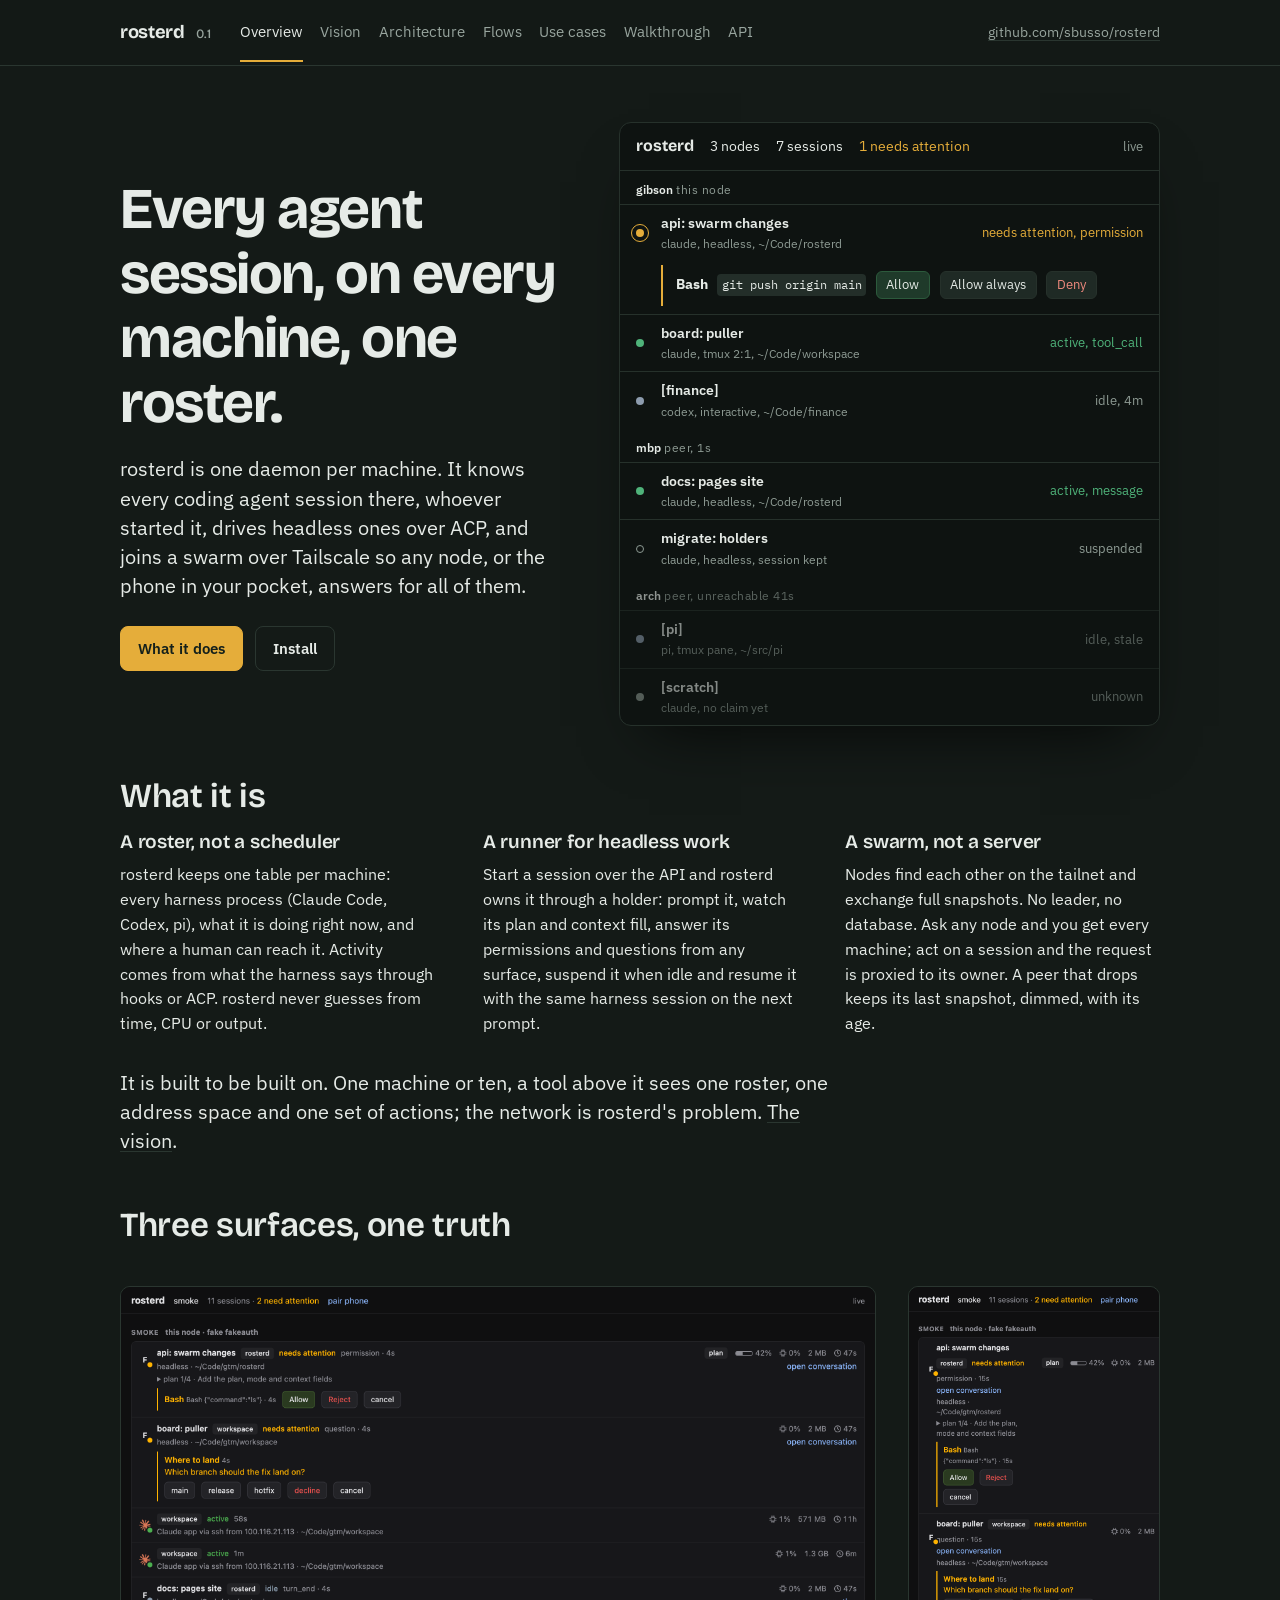
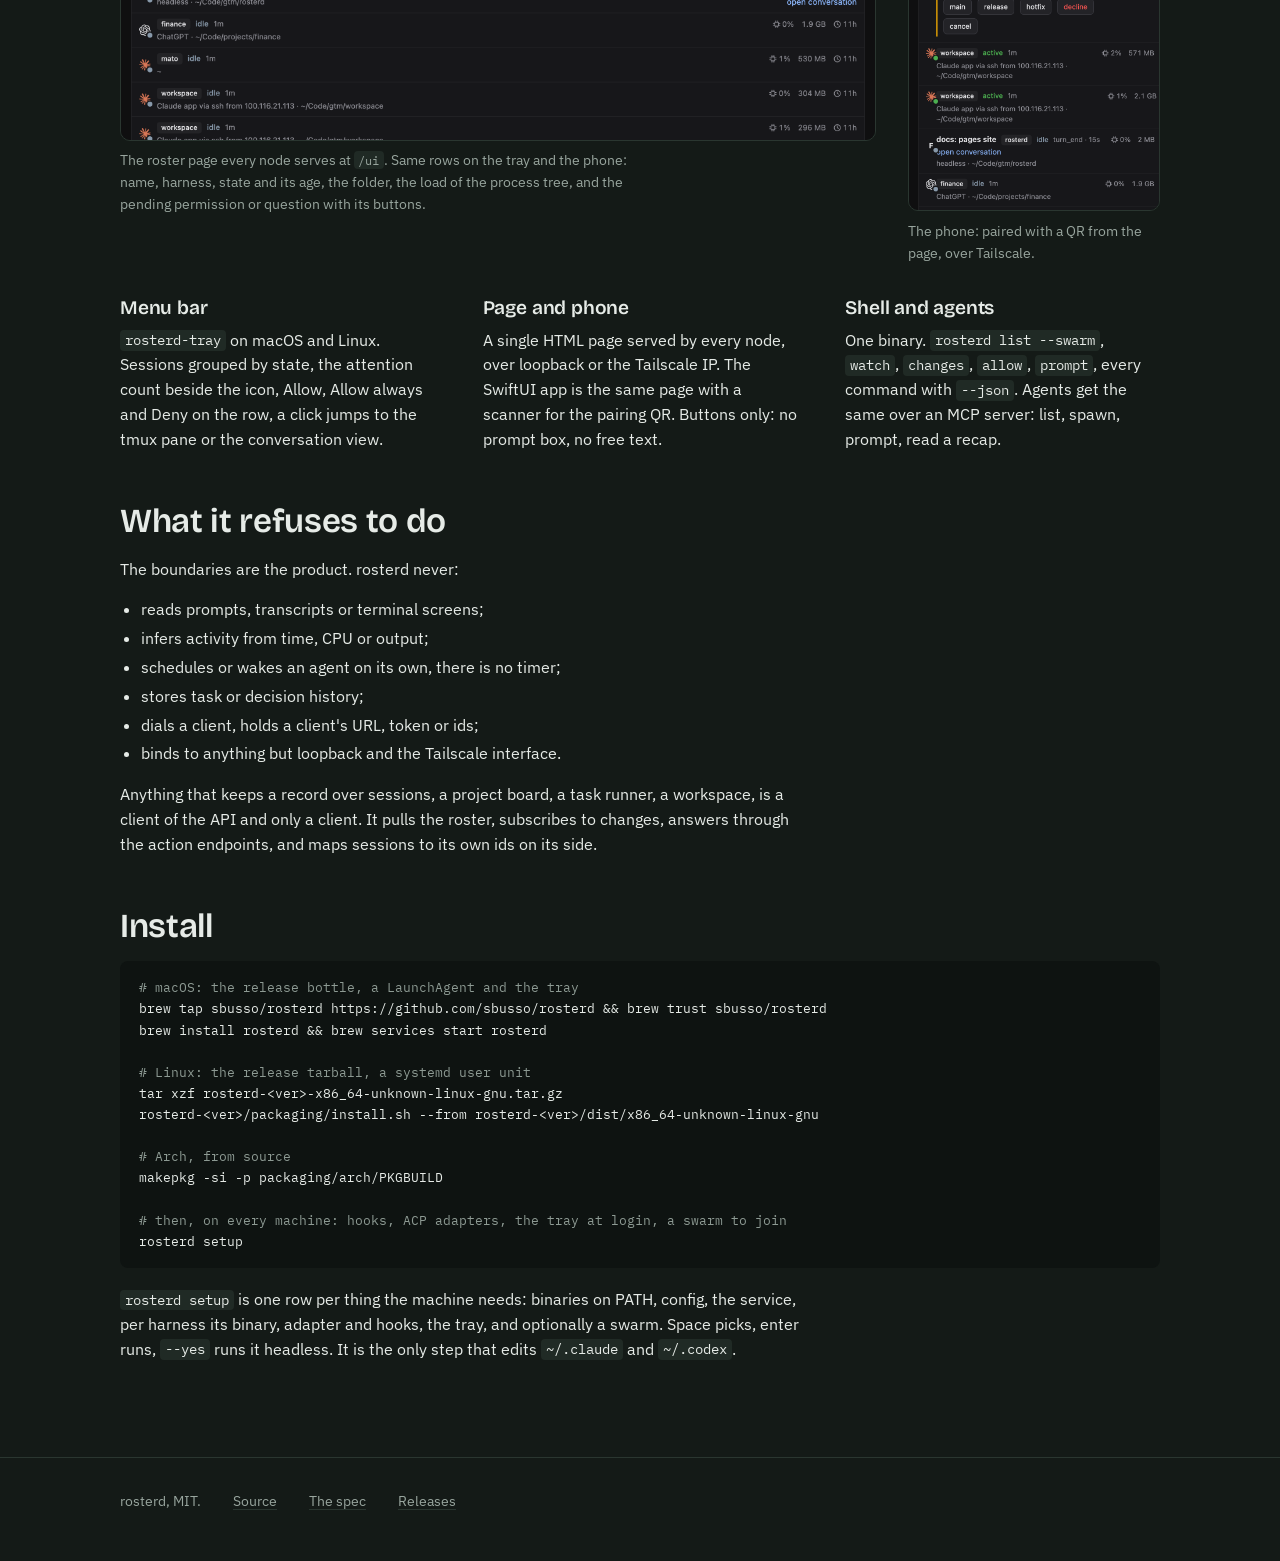
<file: docs/index.html>
<!doctype html>
<html lang="en">
<head>
<meta charset="utf-8">
<meta name="viewport" content="width=device-width, initial-scale=1">
<title>rosterd</title>
<meta name="description" content="One daemon per machine that knows every coding agent session, drives headless ones over ACP, and joins a swarm over Tailscale.">
<link rel="preconnect" href="https://fonts.googleapis.com">
<link rel="preconnect" href="https://fonts.gstatic.com" crossorigin>
<link href="https://fonts.googleapis.com/css2?family=Bricolage+Grotesque:opsz,wght@12..96,500;12..96,600;12..96,700&family=IBM+Plex+Mono:wght@400;500&family=IBM+Plex+Sans:ital,wght@0,400;0,500;0,600;1,400&display=swap" rel="stylesheet">
<link rel="stylesheet" href="site.css">
<link rel="icon" href="data:image/svg+xml,%3Csvg xmlns='http://www.w3.org/2000/svg' viewBox='0 0 32 32'%3E%3Ccircle cx='16' cy='16' r='14' fill='%2317201c'/%3E%3Ccircle cx='16' cy='16' r='6' fill='%23d99a1e'/%3E%3C/svg%3E">
</head>
<body>

<nav class="top"><div class="wrap">
  <a class="brand" href="#/">rosterd <small>0.1</small></a>
  <ul>
    <li><a class="pg" href="#/">Overview</a></li>
    <li><a class="pg" href="#/vision">Vision</a></li>
    <li><a class="pg" href="#/architecture">Architecture</a></li>
    <li><a class="pg" href="#/flows">Flows</a></li>
    <li><a class="pg" href="#/uses">Use cases</a></li>
    <li><a class="pg" href="#/walkthrough">Walkthrough</a></li>
    <li><a class="pg" href="#/api">API</a></li>
  </ul>
  <a class="gh" href="https://github.com/sbusso/rosterd">github.com/sbusso/rosterd</a>
</div></nav>

<main class="wrap">

<!-- ============================================================ overview -->
<section class="page" id="p-home">
  <div class="hero">
    <div>
      <h1>Every agent session, on every machine, one roster.</h1>
      <p class="lede">rosterd is one daemon per machine. It knows every coding agent session there, whoever started it, drives headless ones over ACP, and joins a swarm over Tailscale so any node, or the phone in your pocket, answers for all of them.</p>
      <div class="actions">
        <a class="btn" href="#/walkthrough">What it does</a>
        <a class="btn ghost" href="#install">Install</a>
      </div>
    </div>
    <div class="board" aria-label="A swarm roster: three machines, seven sessions, one waiting on a human">
      <div class="bar"><b>rosterd</b> <span>3 nodes</span> <span>7 sessions</span> <span class="att">1 needs attention</span> <span class="live">live</span></div>
      <div class="node"><b>gibson</b> this node</div>
      <div class="row"><span class="dot att pulse"></span><span><span class="name">api: swarm changes</span><span class="meta">claude, headless, ~/Code/rosterd</span></span><span class="st att">needs attention, permission</span>
        <div class="ask"><b>Bash</b> <code>git push origin main</code> <span class="b ok">Allow</span> <span class="b">Allow always</span> <span class="b no">Deny</span></div></div>
      <div class="row"><span class="dot active"></span><span><span class="name">board: puller</span><span class="meta">claude, tmux 2:1, ~/Code/workspace</span></span><span class="st active">active, tool_call</span></div>
      <div class="row"><span class="dot"></span><span><span class="name">[finance]</span><span class="meta">codex, interactive, ~/Code/finance</span></span><span class="st">idle, 4m</span></div>
      <div class="node"><b>mbp</b> peer, 1s</div>
      <div class="row"><span class="dot active"></span><span><span class="name">docs: pages site</span><span class="meta">claude, headless, ~/Code/rosterd</span></span><span class="st active">active, message</span></div>
      <div class="row"><span class="dot suspended"></span><span><span class="name">migrate: holders</span><span class="meta">claude, headless, session kept</span></span><span class="st">suspended</span></div>
      <div class="node dim"><b>arch</b> peer, unreachable 41s</div>
      <div class="row dimrow"><span class="dot"></span><span><span class="name">[pi]</span><span class="meta">pi, tmux pane, ~/src/pi</span></span><span class="st">idle, stale</span></div>
      <div class="row dimrow"><span class="dot unknown"></span><span><span class="name">[scratch]</span><span class="meta">claude, no claim yet</span></span><span class="st">unknown</span></div>
    </div>
  </div>

  <h2>What it is</h2>
  <div class="cols">
    <div>
      <h3>A roster, not a scheduler</h3>
      <p>rosterd keeps one table per machine: every harness process (Claude Code, Codex, pi), what it is doing right now, and where a human can reach it. Activity comes from what the harness says through hooks or ACP. rosterd never guesses from time, CPU or output.</p>
    </div>
    <div>
      <h3>A runner for headless work</h3>
      <p>Start a session over the API and rosterd owns it through a holder: prompt it, watch its plan and context fill, answer its permissions and questions from any surface, suspend it when idle and resume it with the same harness session on the next prompt.</p>
    </div>
    <div>
      <h3>A swarm, not a server</h3>
      <p>Nodes find each other on the tailnet and exchange full snapshots. No leader, no database. Ask any node and you get every machine; act on a session and the request is proxied to its owner. A peer that drops keeps its last snapshot, dimmed, with its age.</p>
    </div>
  </div>

  <p class="lede" style="margin-top:2rem">It is built to be built on. One machine or ten, a tool above it sees one roster, one address space and one set of actions; the network is rosterd's problem. <a href="#/vision">The vision</a>.</p>

  <h2>Three surfaces, one truth</h2>
  <div class="shots">
    <figure>
      <img src="img/roster.png" alt="The roster page: two headless sessions waiting on a human, one with a Bash permission and Allow, Reject buttons, one with a form question and its three choices, then interactive Claude and Codex sessions with their CPU, memory and uptime" width="1200" height="720">
      <figcaption>The roster page every node serves at <code>/ui</code>. Same rows on the tray and the phone: name, harness, state and its age, the folder, the load of the process tree, and the pending permission or question with its buttons.</figcaption>
    </figure>
    <figure class="phone">
      <img src="img/phone.png" alt="The same roster on a phone width, with the permission and question buttons stacked" width="430" height="900">
      <figcaption>The phone: paired with a QR from the page, over Tailscale.</figcaption>
    </figure>
  </div>
  <div class="cols">
    <div><h3>Menu bar</h3><p><code>rosterd-tray</code> on macOS and Linux. Sessions grouped by state, the attention count beside the icon, Allow, Allow always and Deny on the row, a click jumps to the tmux pane or the conversation view.</p></div>
    <div><h3>Page and phone</h3><p>A single HTML page served by every node, over loopback or the Tailscale IP. The SwiftUI app is the same page with a scanner for the pairing QR. Buttons only: no prompt box, no free text.</p></div>
    <div><h3>Shell and agents</h3><p>One binary. <code>rosterd list --swarm</code>, <code>watch</code>, <code>changes</code>, <code>allow</code>, <code>prompt</code>, every command with <code>--json</code>. Agents get the same over an MCP server: list, spawn, prompt, read a recap.</p></div>
  </div>

  <h2>What it refuses to do</h2>
  <p>The boundaries are the product. rosterd never:</p>
  <ul>
    <li>reads prompts, transcripts or terminal screens;</li>
    <li>infers activity from time, CPU or output;</li>
    <li>schedules or wakes an agent on its own, there is no timer;</li>
    <li>stores task or decision history;</li>
    <li>dials a client, holds a client's URL, token or ids;</li>
    <li>binds to anything but loopback and the Tailscale interface.</li>
  </ul>
  <p>Anything that keeps a record over sessions, a project board, a task runner, a workspace, is a client of the API and only a client. It pulls the roster, subscribes to changes, answers through the action endpoints, and maps sessions to its own ids on its side.</p>

  <h2 id="install">Install</h2>
<pre><code><span class="c"># macOS: the release bottle, a LaunchAgent and the tray</span>
brew tap sbusso/rosterd https://github.com/sbusso/rosterd && brew trust sbusso/rosterd
brew install rosterd && brew services start rosterd

<span class="c"># Linux: the release tarball, a systemd user unit</span>
tar xzf rosterd-&lt;ver&gt;-x86_64-unknown-linux-gnu.tar.gz
rosterd-&lt;ver&gt;/packaging/install.sh --from rosterd-&lt;ver&gt;/dist/x86_64-unknown-linux-gnu

<span class="c"># Arch, from source</span>
makepkg -si -p packaging/arch/PKGBUILD

<span class="c"># then, on every machine: hooks, ACP adapters, the tray at login, a swarm to join</span>
rosterd setup</code></pre>
  <p><code>rosterd setup</code> is one row per thing the machine needs: binaries on PATH, config, the service, per harness its binary, adapter and hooks, the tray, and optionally a swarm. Space picks, enter runs, <code>--yes</code> runs it headless. It is the only step that edits <code>~/.claude</code> and <code>~/.codex</code>.</p>
</section>

<!-- ============================================================ vision -->
<section class="page" id="p-vision">
  <h1>The brick and the connector.</h1>
  <p class="lede">rosterd is deliberately small: one daemon per machine that tells the truth about agent sessions, can drive them, and hides the network. Anything built on top sees one roster, one address space and one set of actions, whether there is one machine or ten.</p>

  <div class="dia"><svg viewBox="0 0 960 400" role="img" aria-label="Layers: tools you build, one contract, rosterd on every machine joined by the mesh, harnesses underneath">
    <defs><marker id="arv" viewBox="0 0 10 10" refX="9" refY="5" markerWidth="7" markerHeight="7" orient="auto-start-reverse"><path d="M0 0L10 5L0 10z" class="arrow"/></marker></defs>
    <text x="20" y="34" class="b">What you build</text>
    <g><rect x="20" y="46" width="170" height="40" rx="8" class="box"/><text x="32" y="71">a project board</text>
       <rect x="204" y="46" width="170" height="40" rx="8" class="box"/><text x="216" y="71">a task runner</text>
       <rect x="388" y="46" width="170" height="40" rx="8" class="box"/><text x="400" y="71">an approval workflow</text>
       <rect x="572" y="46" width="170" height="40" rx="8" class="box"/><text x="584" y="71">a coordinator agent</text>
       <rect x="756" y="46" width="184" height="40" rx="8" class="box"/><text x="768" y="71">a bot, a bar, a dashboard</text></g>
    <path d="M480 86V118" class="ln" marker-end="url(#arv)" marker-start="url(#arv)"/>
    <rect x="20" y="124" width="920" height="54" rx="8" class="box amber"/>
    <text x="32" y="146" class="b">One contract, any node</text>
    <text x="32" y="166" class="mono">GET /swarm/snapshot · GET /swarm/changes · GET /sessions/{key} · POST prompt, permission, answer, spawn, name · MCP</text>
    <path d="M480 178V210" class="ln" marker-end="url(#arv)" marker-start="url(#arv)"/>
    <g><rect x="20" y="216" width="288" height="96" rx="10" class="box dark"/><text x="36" y="240" class="b onDark">rosterd on gibson</text><text x="36" y="262" class="onDark dim">the brick: roster, runner, holders,</text><text x="36" y="278" class="onDark dim">scanner, intake, api</text><text x="36" y="298" class="onDark dim mono">the truth about this machine</text>
       <rect x="336" y="216" width="288" height="96" rx="10" class="box dark"/><text x="352" y="240" class="b onDark">rosterd on mbp</text><text x="352" y="262" class="onDark dim">same binary, same modules,</text><text x="352" y="278" class="onDark dim">its own key and roster</text><text x="352" y="298" class="onDark dim mono">the truth about this machine</text>
       <rect x="652" y="216" width="288" height="96" rx="10" class="box dark"/><text x="668" y="240" class="b onDark">rosterd on arch</text><text x="668" y="262" class="onDark dim">same binary, same modules,</text><text x="668" y="278" class="onDark dim">its own key and roster</text><text x="668" y="298" class="onDark dim mono">the truth about this machine</text></g>
    <rect x="20" y="322" width="920" height="30" rx="6" class="box green"/>
    <text x="32" y="342" class="b">the connector</text><text x="140" y="342" class="dim">discovery, membership, signed snapshots, proxied actions, peer loss: handled below this line, never seen above it</text>
    <text x="20" y="386" class="dim">underneath: Claude Code, Codex, pi, in a terminal or under a holder, on whichever machine they happen to run</text>
  </svg></div>

  <h2>Independent by design</h2>
  <p>Nothing points up. rosterd holds no URL, token or id of anything that uses it, never dials out, and keeps no history a client could depend on. A client is anything with an HTTP client and a bearer: it pulls a snapshot, follows the change stream, and answers through a handful of POSTs. Replacing a client costs rosterd nothing; replacing rosterd under a client costs the client nothing, because the record is versioned, additive, and unknown fields are ignored.</p>
  <p>That independence is the point, not a constraint. A daemon that reads no transcript can run on every machine, including the one with the client secrets. A daemon that schedules nothing lets the tool above own timing and policy. A daemon with no database has nothing to migrate, back up or reconcile. A daemon that never dials out needs no per-client configuration and cannot leak to the wrong place.</p>

  <h2>The mesh, abstracted</h2>
  <p>A tool never addresses a machine. It addresses a session, by key or by name, and asks any node. Which machine owns it, whether that machine is reachable, how the request gets there and how the answer comes back, is rosterd's business: discovery over the tailnet, membership by invite and gossip, one signed snapshot stream per peer, actions proxied to the owner with the sender's signature, a lost peer served dimmed from its last snapshot. From above, a swarm of ten looks exactly like one node with more rows.</p>
  <p>The same abstraction runs in the other direction. A harness does not know it is on a mesh either. Hooks post to a local socket; ACP flows through a local holder; the MCP server is a local socket. Nothing in a harness's configuration mentions another machine.</p>

  <h2>Control workflows live on top</h2>
  <p>rosterd ships four activity words and five actions, on purpose. Every richer behaviour is composed above it, by a tool that owns its own rules, and each tool can be different. An approval workflow that only allows <code>git push</code> after the test session reports idle with a green recap is thirty lines against the contract, and nothing inside rosterd had to learn what a test is:</p>
<pre><code><span class="c"># any language with an HTTP client; here, the shape of it</span>
for event in sse(<span class="s">"/swarm/changes"</span>):
    if event.name != <span class="s">"attention"</span> or event.record.activity_event != <span class="s">"permission"</span>: continue
    key, pending = event.record.session_key, get(<span class="s">f"/sessions/{key}"</span>).pending
    if not (pending.tool == <span class="s">"Bash"</span> and <span class="s">"git push"</span> in pending.summary):
        continue                                        <span class="c"># a human answers everything else</span>
    tests = get(<span class="s">f"/sessions/tests:{event.record.name}"</span>)  <span class="c"># the sibling by name, wherever it runs</span>
    ok = tests.activity == <span class="s">"idle"</span> and <span class="s">"passed"</span> in tests.recap
    post(<span class="s">f"/sessions/{key}/permission"</span>, option=<span class="s">"allow"</span> if ok else <span class="s">"reject"</span>)</code></pre>
  <p>The same shape gives a board its attempts, a runner its queue, a bot its notifications, a coordinator its delegation, a dashboard its spend. Each keeps its own state, on its own side, in its own ids. rosterd keeps the roster.</p>

  <h2>Where it goes</h2>
  <div class="cols">
    <div><h3>More bricks</h3><p>The same binary on Windows. A node on a machine with a GPU, a node in a container on a server, a node on a laptop that comes and goes. Each is the same shape; the swarm is the sum.</p></div>
    <div><h3>More connectors</h3><p>Every harness with an ACP adapter or a hook is a lane; every surface with an HTTP client is a client. The list of both grows without the contract changing.</p></div>
    <div><h3>Bigger tools</h3><p>Placement, budgets, fleet policies, a control plane for agents the way Kubernetes is for containers: built on the contract, by whoever needs them, with rosterd unchanged underneath.</p></div>
  </div>
</section>

<!-- ============================================================ architecture -->
<section class="page" id="p-architecture">
  <h1>Architecture</h1>
  <p class="lede">One binary, six modules, and a small holder process per headless session. Everything a node knows is in memory and rebuilt in under a second from holders, hook claims and a process scan.</p>

  <h2>Inside a node</h2>
  <div class="dia"><svg viewBox="0 0 960 470" role="img" aria-label="Module diagram of one rosterd node">
    <defs><marker id="ar" viewBox="0 0 10 10" refX="9" refY="5" markerWidth="7" markerHeight="7" orient="auto-start-reverse"><path d="M0 0L10 5L0 10z" class="arrow"/></marker>
    <marker id="arg" viewBox="0 0 10 10" refX="9" refY="5" markerWidth="7" markerHeight="7" orient="auto-start-reverse"><path d="M0 0L10 5L0 10z" class="arrow green"/></marker>
    <marker id="ara" viewBox="0 0 10 10" refX="9" refY="5" markerWidth="7" markerHeight="7" orient="auto-start-reverse"><path d="M0 0L10 5L0 10z" class="arrow amber"/></marker></defs>
    <!-- clients -->
    <text x="20" y="28" class="b">Clients</text>
    <g>
      <rect x="20" y="44" width="150" height="34" rx="6" class="box"/><text x="32" y="66">tray, page, phone</text>
      <rect x="20" y="86" width="150" height="34" rx="6" class="box"/><text x="32" y="108">CLI, scripts</text>
      <rect x="20" y="128" width="150" height="34" rx="6" class="box"/><text x="32" y="150">agents over MCP</text>
      <rect x="20" y="170" width="150" height="34" rx="6" class="box"/><text x="32" y="192">a board, a task runner</text>
    </g>
    <!-- node box -->
    <rect x="230" y="20" width="500" height="430" rx="12" class="box soft"/>
    <text x="246" y="44" class="b">rosterd, one node</text>
    <rect x="246" y="60" width="110" height="150" rx="8" class="box"/>
    <text x="258" y="82" class="b">api</text>
    <text x="258" y="102" class="dim">unix socket</text><text x="258" y="118" class="dim">loopback + bearer</text><text x="258" y="134" class="dim">tailscale + https</text><text x="258" y="150" class="dim">MCP server</text><text x="258" y="166" class="dim">/ui page</text>
    <rect x="380" y="60" width="150" height="150" rx="8" class="box amber"/>
    <text x="392" y="82" class="b">roster</text>
    <text x="392" y="102" class="dim">one record per session</text><text x="392" y="118" class="dim">claims with a sequence</text><text x="392" y="134" class="dim">source precedence</text><text x="392" y="150" class="dim">full snapshots, /events</text><text x="392" y="166" class="dim">never blocks on runner</text>
    <rect x="556" y="60" width="158" height="66" rx="8" class="box"/>
    <text x="568" y="82" class="b">mesh</text><text x="568" y="100" class="dim">discovery, membership</text><text x="568" y="116" class="dim">snapshots in, proxy out</text>
    <rect x="556" y="144" width="158" height="66" rx="8" class="box"/>
    <text x="568" y="166" class="b">scanner</text><text x="568" y="184" class="dim">/proc, libproc, 2 s</text><text x="568" y="200" class="dim">tmux handles</text>
    <rect x="246" y="236" width="308" height="66" rx="8" class="box green"/>
    <text x="258" y="258" class="b">runner</text><text x="258" y="276" class="dim">ACP client: start, prompt, cancel, permission,</text><text x="258" y="292" class="dim">question, login; suspend, resume, crash-resume</text>
    <rect x="566" y="236" width="148" height="66" rx="8" class="box"/>
    <text x="578" y="258" class="b">intake</text><text x="578" y="276" class="dim">/register, /claim, /name</text><text x="578" y="292" class="dim">hooks and launchers</text>
    <!-- holders -->
    <rect x="246" y="330" width="468" height="100" rx="8" class="box dark"/>
    <text x="258" y="352" class="b onDark">holders, one process per headless session</text>
    <text x="258" y="372" class="onDark dim">owns the adapter's stdio, listens on a unix socket, relays JSON-RPC unchanged,</text>
    <text x="258" y="388" class="onDark dim">keeps the last 256 notifications for a reconnecting daemon, writes a state file,</text>
    <text x="258" y="404" class="onDark dim">exits when the adapter exits. Restarting rosterd does not restart holders.</text>
    <!-- right column -->
    <text x="770" y="28" class="b">Outside the node</text>
    <rect x="770" y="44" width="170" height="82" rx="6" class="box"/><text x="782" y="66" class="b">peers</text><text x="782" y="86" class="dim">other nodes on the tailnet,</text><text x="782" y="102" class="dim">each serving its own roster</text><text x="782" y="118" class="dim mono">https, signed, swarm key</text>
    <rect x="770" y="236" width="170" height="66" rx="6" class="box"/><text x="782" y="258" class="b">interactive harnesses</text><text x="782" y="276" class="dim">claude, codex, pi in a</text><text x="782" y="292" class="dim">terminal, tmux</text>
    <rect x="770" y="330" width="170" height="100" rx="6" class="box"/><text x="782" y="352" class="b">ACP adapters</text><text x="782" y="372" class="dim">claude-agent-acp,</text><text x="782" y="388" class="dim">codex-acp, pi-acp: one</text><text x="782" y="404" class="dim">headless harness each</text>
    <!-- lines -->
    <path d="M170 61H246" class="ln" marker-end="url(#ar)"/><path d="M170 103H246" class="ln" marker-end="url(#ar)"/><path d="M170 145H246" class="ln" marker-end="url(#ar)"/><path d="M170 187H246" class="ln" marker-end="url(#ar)"/>
    <path d="M356 120H380" class="ln" marker-end="url(#ar)"/>
    <path d="M530 100H556" class="ln" marker-end="url(#ar)"/>
    <path d="M556 176H530" class="ln" marker-end="url(#ar)"/>
    <path d="M566 250C548 250 548 214 534 208" class="ln" marker-end="url(#ar)"/>
    <path d="M455 236V210" class="ln green" marker-end="url(#arg)"/>
    <path d="M480 330V302" class="ln green" marker-end="url(#arg)"/>
    <path d="M714 380H770" class="ln green dash" marker-end="url(#arg)"/><text x="726" y="372" class="dim">stdio</text>
    <path d="M714 90H770" class="ln dash" marker-end="url(#ar)" marker-start="url(#ar)"/><text x="722" y="82" class="dim">/events</text>
    <path d="M770 266H714" class="ln" marker-end="url(#ar)"/><text x="726" y="258" class="dim">hooks</text>
    <path d="M770 290C740 290 740 196 714 196" class="ln dash" marker-end="url(#ar)"/><text x="726" y="222" class="dim">scan</text>
  </svg></div>
  <p>The roster answers even when the runner is wedged: <code>rosterd list</code> and <code>watch</code> read the roster module only. The mesh reads the roster to serve peers and writes peer snapshots beside it, never into it. Every node is the only writer of its own roster, which is why the swarm needs no merge.</p>

  <h3>Process model</h3>
  <p>rosterd owns no harness process directly. A headless session is <em>holder → ACP adapter → harness</em>. The holder is a separate small binary shipped with rosterd; it starts the adapter with stdio pipes, listens on a per-session socket under the runtime directory, relays JSON-RPC both ways unchanged, keeps a replay buffer of the last 256 notifications, and writes a state file with the session id, harness, cwd, adapter PID and start time. On start rosterd lists the holder directory, reconnects to every live holder, replays the buffer and rebuilds those sessions.</p>
  <p>This is what makes the daemon disposable. Kill it during a turn, restart it: the session is still live, the turn completes, no claim is lost.</p>

  <h2>The swarm</h2>
  <div class="dia"><svg viewBox="0 0 960 330" role="img" aria-label="Three nodes on a tailnet, each streaming its roster to the others, a phone attached to one, an action proxied to the owner">
    <defs><marker id="ar2" viewBox="0 0 10 10" refX="9" refY="5" markerWidth="7" markerHeight="7" orient="auto-start-reverse"><path d="M0 0L10 5L0 10z" class="arrow"/></marker>
    <marker id="ara2" viewBox="0 0 10 10" refX="9" refY="5" markerWidth="7" markerHeight="7" orient="auto-start-reverse"><path d="M0 0L10 5L0 10z" class="arrow amber"/></marker></defs>
    <rect x="20" y="20" width="920" height="290" rx="14" class="box soft"/>
    <text x="36" y="44" class="b">tailnet</text><text x="90" y="44" class="dim">Tailscale ACLs are the network boundary, the swarm key the application boundary</text>
    <g><rect x="60" y="80" width="220" height="120" rx="10" class="box dark"/>
      <text x="76" y="104" class="b onDark">gibson</text><text x="140" y="104" class="onDark dim">desktop, Linux</text>
      <text x="76" y="128" class="onDark dim">own roster: 3 sessions</text>
      <text x="76" y="146" class="onDark dim">mbp snapshot, 1 s old</text>
      <text x="76" y="164" class="onDark dim">arch snapshot, 41 s, unreachable</text>
      <text x="76" y="186" class="onDark dim mono">:8791 https, node key</text></g>
    <g><rect x="370" y="80" width="220" height="120" rx="10" class="box dark"/>
      <text x="386" y="104" class="b onDark">mbp</text><text x="426" y="104" class="onDark dim">laptop, macOS</text>
      <text x="386" y="128" class="onDark dim">own roster: 2 sessions</text>
      <text x="386" y="146" class="onDark dim">gibson snapshot, 1 s old</text>
      <text x="386" y="164" class="onDark dim">arch snapshot, 41 s, unreachable</text>
      <text x="386" y="186" class="onDark dim mono">:8791 https, node key</text></g>
    <g opacity=".55"><rect x="680" y="80" width="220" height="120" rx="10" class="box dark"/>
      <text x="696" y="104" class="b onDark">arch</text><text x="736" y="104" class="onDark dim">server, off the tailnet</text>
      <text x="696" y="128" class="onDark dim">own roster: 2 sessions</text>
      <text x="696" y="146" class="onDark dim">last seen 41 s ago; its snapshot</text>
      <text x="696" y="164" class="onDark dim">is kept and served dimmed, 24 h</text></g>
    <path d="M280 120H370" class="ln" marker-end="url(#ar2)" marker-start="url(#ar2)"/><text x="288" y="112" class="dim">SSE, both ways</text>
    <path d="M590 120H680" class="ln dash"/><text x="604" y="112" class="dim">no answer</text>
    <path d="M280 180C400 240 560 240 680 180" class="ln dash"/>
    <!-- phone -->
    <rect x="410" y="250" width="140" height="44" rx="8" class="box"/><text x="424" y="277">phone, on mbp</text>
    <path d="M480 250V200" class="ln amber" marker-end="url(#ara2)"/>
    <path d="M370 150C330 150 300 140 280 140" class="ln amber" marker-end="url(#ara2)"/>
    <text x="60" y="230" class="dim">POST /sessions/{key}/permission for a session gibson owns,</text>
    <text x="60" y="246" class="dim">sent to mbp, proxied to gibson with mbp's signature,</text>
    <text x="60" y="262" class="dim">answered on gibson's ACP</text>
  </svg></div>
  <div class="cols">
    <div><h3>Identity</h3><p>An Ed25519 keypair per node, generated at first start; <code>node_id</code> is the public key fingerprint. The name is pinned in config. A renamed machine is a new name, the id stays.</p></div>
    <div><h3>Discovery and membership</h3><p><code>tailscale status</code> lists the online peers; each is probed at <code>/node/hello</code>, a signed answer with capabilities. The first <code>rosterd invite</code> creates the swarm: a single-use, one-hour token. <code>join</code> presents it; membership gossips from there, newest signed record per node wins. <code>revoke</code> is signed and gossiped too.</p></div>
    <div><h3>Snapshot exchange</h3><p>Each node keeps one SSE connection to every peer's <code>/events</code> and stores the latest full snapshot with the time it arrived. No diff format, no vector clock, no merge: every node is the only writer of its own roster. A lost peer is served with a growing <code>peer_age_ms</code> and <code>peer_state: unreachable</code>, dropped after 24 hours.</p></div>
    <div><h3>Trust</h3><p>Node to node is HTTPS on the Tailscale interface, a self-signed certificate pinned to the node key, requests signed by the sender, the swarm key in a header. Loopback uses a bearer token. A node refuses to start with a listener anywhere else.</p></div>
  </div>

  <h2>The record</h2>
  <p>One record per session, schema <code>rosterd.snapshot.v1</code>. Consumers ignore unknown fields. Nested processes of one session collapse into the root; a harness whose parent is a different session is its own record with <code>parent_session_key</code>.</p>
  <table>
    <tr><th>field</th><th>what it is</th></tr>
    <tr><td><code>node</code>, <code>node_id</code></td><td>the owning machine, name and key fingerprint</td></tr>
    <tr><td><code>session_key</code></td><td><code>node_id:pid:start_ticks</code>, stable for the life of the process</td></tr>
    <tr><td><code>harness</code>, <code>session_id</code></td><td><code>claude</code>, <code>codex</code>, <code>pi</code> or free text; the harness's own session id when known</td></tr>
    <tr><td><code>lane</code></td><td><code>headless</code> (rosterd started it over ACP) or <code>interactive</code> (a human or a terminal manager owns it)</td></tr>
    <tr><td><code>sources</code></td><td>subset of <code>launcher</code>, <code>acp</code>, <code>hook</code>, <code>files</code>, <code>scan</code></td></tr>
    <tr><td><code>activity</code>, <code>activity_event</code>, <code>activity_at</code>, <code>activity_seq</code></td><td>one of <code>active</code>, <code>idle</code>, <code>needs_attention</code>, <code>unknown</code>; the event that set it, when, and a sequence clients dedupe on</td></tr>
    <tr><td><code>name</code>, <code>cwd</code>, <code>parent_session_key</code></td><td>display name from launcher, hook or the agent itself; the folder; the spawning session</td></tr>
    <tr><td><code>tmux</code>, <code>holder</code>, <code>tty</code></td><td>runtime handles: where a human can reach the session</td></tr>
    <tr><td><code>liveness</code>, <code>ended_at</code>, <code>ended_reason</code></td><td><code>live</code>, <code>suspended</code>, <code>ended</code>; <code>exit</code>, <code>crash</code>, <code>reboot</code>, <code>killed</code>, <code>expired</code></td></tr>
    <tr><td><code>usage</code></td><td>tokens, cost, context fill as the harness reported them over ACP. Never estimated.</td></tr>
    <tr><td><code>mode</code>, <code>plan</code>, <code>load</code></td><td>the harness mode (plan, code…), its plan for the turn, and the CPU share and RSS of the process tree from the last scan</td></tr>
  </table>

  <h2>Cross platform</h2>
  <p>Linux reads <code>/proc</code> and runs as a systemd user unit; macOS reads libproc and runs as a LaunchAgent in the GUI session so <em>open</em> reaches the display and the tmux server; Windows uses toolhelp, named pipes and a service, with an interactive lane of hooks only. The holder, the hook script and the opener are the only platform-conditional code.</p>
</section>

<!-- ============================================================ flows -->
<section class="page" id="p-flows">
  <h1>Data and event flows</h1>
  <p class="lede">A session's state is a series of claims. Each claim names a source, an activity word, an event and a sequence; the roster accepts or rejects it by precedence and publishes the whole table. Everything downstream is derived from that.</p>

  <h2>Sources and precedence</h2>
  <div class="dia"><svg viewBox="0 0 960 150" role="img" aria-label="Five sources ordered by precedence: launcher, acp, hook, files, scan">
    <defs><marker id="ar3" viewBox="0 0 10 10" refX="9" refY="5" markerWidth="7" markerHeight="7" orient="auto-start-reverse"><path d="M0 0L10 5L0 10z" class="arrow"/></marker></defs>
    <path d="M20 40H940" class="ln thin"/><text x="20" y="28" class="dim">highest</text><text x="900" y="28" class="dim">lowest</text>
    <g><rect x="20" y="52" width="164" height="84" rx="8" class="box amber"/><text x="32" y="74" class="b">launcher</text><text x="32" y="94" class="dim">a script started it and</text><text x="32" y="110" class="dim">registered pid, name, cwd,</text><text x="32" y="126" class="dim">the tmux handle</text></g>
    <g><rect x="208" y="52" width="164" height="84" rx="8" class="box green"/><text x="220" y="74" class="b">acp</text><text x="220" y="94" class="dim">everything the runner sees</text><text x="220" y="110" class="dim">from a session it drives:</text><text x="220" y="126" class="dim">turns, tools, permissions</text></g>
    <g><rect x="396" y="52" width="164" height="84" rx="8" class="box"/><text x="408" y="74" class="b">hook</text><text x="408" y="94" class="dim">SessionStart, UserPrompt,</text><text x="408" y="110" class="dim">PreToolUse, Permission,</text><text x="408" y="126" class="dim">Notification, Stop</text></g>
    <g><rect x="584" y="52" width="164" height="84" rx="8" class="box"/><text x="596" y="74" class="b">files</text><text x="596" y="94" class="dim">opt-in, off by default:</text><text x="596" y="110" class="dim">session ids and timestamps</text><text x="596" y="126" class="dim">from the harness directories</text></g>
    <g><rect x="772" y="52" width="168" height="84" rx="8" class="box"/><text x="784" y="74" class="b">scan</text><text x="784" y="94" class="dim">process enumeration every</text><text x="784" y="110" class="dim">2 s; strays become unknown,</text><text x="784" y="126" class="dim">liveness of every pid</text></g>
  </svg></div>
  <p>A lower source never overwrites a value a higher one set, but every source can fill a null. A headless session has both <code>acp</code> and <code>hook</code>; when they disagree, ACP wins. <code>rosterd explain KEY</code> shows which source set each field and which claims were rejected and why: the truthfulness view.</p>

  <h2>ACP traffic to activity</h2>
  <table>
    <tr><th>ACP</th><th>activity</th><th>event</th></tr>
    <tr><td>session/prompt sent by the runner</td><td>active</td><td>prompt</td></tr>
    <tr><td>agent message chunk, tool call, tool call in progress</td><td>active</td><td>message, tool_call</td></tr>
    <tr><td>session/request_permission</td><td>needs_attention</td><td>permission</td></tr>
    <tr><td>elicitation/create (a form question)</td><td>needs_attention</td><td>question</td></tr>
    <tr><td>authentication required on session/new</td><td>needs_attention</td><td>login</td></tr>
    <tr><td>permission or question answered</td><td>active</td><td>permission_answered</td></tr>
    <tr><td>prompt response returned</td><td>idle</td><td>turn_end</td></tr>
    <tr><td>session/cancel sent</td><td>idle</td><td>cancelled</td></tr>
    <tr><td>adapter exit</td><td>ended</td><td>exit or crash</td></tr>
  </table>
  <p>Plan, mode and context fill ride along: <code>plan</code> replaces the whole list on every notification, <code>current_mode_update</code> sets <code>mode</code>, <code>usage_update</code> fills <code>usage</code>. The final assistant message of a turn is kept as the recap when the session was started with <code>recap: true</code>; nothing else of the transcript is stored.</p>

  <h2 id="attention">A permission, answered from the phone</h2>
  <div class="dia"><svg viewBox="0 0 960 420" role="img" aria-label="Sequence: the harness asks for permission, the claim reaches every node, the phone answers through a peer, the answer is proxied to the owner and delivered to the harness">
    <defs><marker id="ar4" viewBox="0 0 10 10" refX="9" refY="5" markerWidth="7" markerHeight="7" orient="auto-start-reverse"><path d="M0 0L10 5L0 10z" class="arrow"/></marker>
    <marker id="ara4" viewBox="0 0 10 10" refX="9" refY="5" markerWidth="7" markerHeight="7" orient="auto-start-reverse"><path d="M0 0L10 5L0 10z" class="arrow amber"/></marker></defs>
    <g class="b"><text x="60" y="30" text-anchor="middle">harness</text><text x="230" y="30" text-anchor="middle">holder</text><text x="420" y="30" text-anchor="middle">rosterd gibson</text><text x="640" y="30" text-anchor="middle">rosterd mbp</text><text x="860" y="30" text-anchor="middle">phone</text></g>
    <text x="60" y="46" text-anchor="middle" class="dim">via its adapter</text><text x="420" y="46" text-anchor="middle" class="dim">owner</text><text x="640" y="46" text-anchor="middle" class="dim">any peer</text>
    <g class="lane"><path d="M60 56V400"/><path d="M230 56V400"/><path d="M420 56V400"/><path d="M640 56V400"/><path d="M860 56V400"/></g>
    <path d="M60 80H230" class="ln" marker-end="url(#ar4)"/><text x="70" y="74" class="mono">session/request_permission</text>
    <path d="M230 104H420" class="ln" marker-end="url(#ar4)"/><text x="240" y="98" class="dim">relayed unchanged over the socket</text>
    <rect x="300" y="118" width="250" height="40" rx="6" class="box amber"/><text x="310" y="135" class="dim">claim: needs_attention, permission, seq 41;</text><text x="310" y="150" class="dim">the request is kept pending</text>
    <path d="M420 182H640" class="ln" marker-end="url(#ar4)"/><text x="430" y="176" class="dim">/events: the full gibson snapshot</text>
    <rect x="540" y="196" width="210" height="40" rx="6" class="box"/><text x="550" y="213" class="dim">diff against the last frame:</text><text x="550" y="228" class="mono">/swarm/changes → attention</text>
    <path d="M640 258H860" class="ln" marker-end="url(#ar4)"/><text x="650" y="252" class="dim">SSE, the record with the pending request</text>
    <rect x="790" y="270" width="140" height="34" rx="6" class="box dark"/><text x="800" y="292" class="onDark">Bash · Allow · Deny</text>
    <path d="M860 326H640" class="ln amber" marker-end="url(#ara4)"/><text x="646" y="320" class="mono">POST /sessions/{key}/permission</text>
    <path d="M640 348H420" class="ln amber" marker-end="url(#ara4)"/><text x="428" y="342" class="dim">proxied to the owner, signed by mbp</text>
    <path d="M420 370H230" class="ln amber" marker-end="url(#ara4)"/><path d="M230 370H60" class="ln amber" marker-end="url(#ara4)"/><text x="70" y="364" class="mono">response to the pending request</text>
    <rect x="300" y="380" width="250" height="30" rx="6" class="box green"/><text x="310" y="399" class="dim">claim: active, permission_answered, seq 42</text>
  </svg></div>
  <p>Every client sees the same thing because every client reads the same record. A board that keeps its own decision log reads the pending request from <code>GET /sessions/{key}</code> and answers it the same way; the tray answers it with a click; the CLI with <code>rosterd allow KEY</code>. Sound, badges and urgency stay the client's job.</p>

  <h2>The change stream</h2>
  <p><code>GET /swarm/events</code> is one full swarm snapshot per change anywhere: simplest to consume, heavy to notify on. <code>GET /swarm/changes</code> is the diff, computed by the node between consecutive frames, so a client learns what happened instead of re-reading the roster:</p>
  <table>
    <tr><th>event</th><th>when</th></tr>
    <tr><td><code>snapshot</code></td><td>first, and the resync point for a client that missed events</td></tr>
    <tr><td><code>session_started</code>, <code>session_ended</code>, <code>session_suspended</code></td><td>a key seen for the first time; liveness became ended, <code>ended_reason</code> says why; a holder stopped on purpose</td></tr>
    <tr><td><code>attention</code></td><td>an accepted claim left the session needing a human; sent again for every new claim while it waits; <code>record.activity_event</code> is <code>permission</code>, <code>question</code> or <code>login</code></td></tr>
    <tr><td><code>attention_cleared</code></td><td>the session no longer needs a human and has not ended</td></tr>
    <tr><td><code>activity</code>, <code>renamed</code></td><td>any other accepted claim; a name change</td></tr>
    <tr><td><code>node</code>, <code>node_left</code></td><td>a node appeared, went unreachable or came back; a node was revoked or left</td></tr>
  </table>
  <p>Pure function of two frames, derived and never stored. <code>rosterd changes</code> prints it one line per change; <code>attention</code> is the one to notify on.</p>
  <p>A client that would rather be called than hold the stream open registers a webhook: <code>POST /hooks {url, events, token}</code>. Every matching event then arrives as one POST, <code>{event, data}</code>, with the name in <code>X-Rosterd-Event</code> and the token as a bearer. rosterd keeps the URL and nothing else about the caller. A failed delivery is dropped, and the client catches up from the last <code>seq</code> it saw with <code>/swarm/changes?since=</code>.</p>

  <h2>Session lifecycle</h2>
  <div class="dia"><svg viewBox="0 0 960 250" role="img" aria-label="State diagram: live with four activity words, suspended, ended; resume creates a new key with the same session id">
    <defs><marker id="ar5" viewBox="0 0 10 10" refX="9" refY="5" markerWidth="7" markerHeight="7" orient="auto-start-reverse"><path d="M0 0L10 5L0 10z" class="arrow"/></marker></defs>
    <rect x="40" y="40" width="320" height="130" rx="10" class="box green"/>
    <text x="56" y="64" class="b">live</text><text x="90" y="64" class="dim">holder running, harness alive</text>
    <g class="mono"><rect x="56" y="80" width="130" height="28" rx="6" class="box"/><text x="68" y="99">active</text>
    <rect x="200" y="80" width="140" height="28" rx="6" class="box"/><text x="212" y="99">idle</text>
    <rect x="56" y="118" width="130" height="28" rx="6" class="box amber"/><text x="68" y="137">needs_attention</text>
    <rect x="200" y="118" width="140" height="28" rx="6" class="box"/><text x="212" y="137">unknown</text></g>
    <rect x="470" y="40" width="220" height="130" rx="10" class="box"/>
    <text x="486" y="64" class="b">suspended</text>
    <text x="486" y="88" class="dim">holder stopped on purpose,</text><text x="486" y="104" class="dim">no process, session_id kept,</text><text x="486" y="120" class="dim">the record stays with everything</text><text x="486" y="136" class="dim">needed to come back</text>
    <rect x="770" y="40" width="170" height="130" rx="10" class="box soft"/>
    <text x="786" y="64" class="b">ended</text>
    <text x="786" y="88" class="dim">exit, crash, killed,</text><text x="786" y="104" class="dim">reboot, expired, suspended</text><text x="786" y="128" class="dim">kept in the snapshot</text><text x="786" y="144" class="dim">for a while</text>
    <path d="M360 90H470" class="ln" marker-end="url(#ar5)"/><text x="366" y="82" class="dim">idle_timeout_s, or rosterd suspend</text>
    <path d="M470 130H360" class="ln" marker-end="url(#ar5)"/><text x="366" y="150" class="dim">a prompt or rosterd resume:</text><text x="366" y="164" class="dim">session/load, new key, same session_id</text>
    <path d="M200 170C200 215 700 215 770 150" class="ln" marker-end="url(#ar5)"/><text x="330" y="222" class="dim">adapter exit, holder crash, rosterd stop KEY</text>
    <path d="M690 100H770" class="ln dash" marker-end="url(#ar5)"/><text x="694" y="92" class="dim">expired</text>
    <path d="M770 60C740 30 500 20 380 40" class="ln dash" marker-end="url(#ar5)"/><text x="470" y="26" class="dim">crash with a stored session_id: resumed once within 5 minutes</text>
  </svg></div>
  <p>The runner never resumes on a timer. There is no wake-up schedule; a suspended session comes back only when something addresses it: a prompt from the CLI, the MCP tool or a client, or <code>rosterd resume</code>. On reboot every headless session is restored as suspended, none is resumed until addressed. Resumes are counted per hour; past <code>max_resumes_per_hour</code> a session stays suspended with a warning.</p>

  <h2>Restart, crash, reboot</h2>
  <ul>
    <li><b>rosterd restart.</b> Holders keep running. The roster rebuilds in under a second from holder state, replayed notifications, hook claims and a scan. Nothing is lost.</li>
    <li><b>Holder or harness crash.</b> The scanner notices the PID is gone; the session ends with reason <code>crash</code>. With a stored session id the runner resumes it once through <code>session/load</code> in a new holder, as a new key with the same session id. A second crash within five minutes is not resumed.</li>
    <li><b>Machine reboot.</b> Holders are gone. The state files left behind restore each session as suspended.</li>
  </ul>
</section>

<!-- ============================================================ use cases -->
<section class="page" id="p-uses">
  <h1>Use cases</h1>
  <p class="lede">What people actually do with it, and the parts of rosterd each one leans on.</p>

  <div class="feat">
    <div><h3>Approve from anywhere</h3><p class="who">A developer with agents on a desktop, a laptop and a server, and a phone.</p></div>
    <div><p>Agents run under policy <code>attention</code>. When one wants to push, delete or spend, the request lands on the roster, the tray badge counts it, the phone shows the tool and its argument summary with Allow, Allow always and Deny. The answer goes to whichever node the phone is paired with and is proxied to the owner. Questions from the agent (a form with choices) and a harness that needs a login show up the same way.</p><p>Leans on: attention policy, <code>/swarm/changes</code> <code>attention</code> events, the proxied permission and answer endpoints, the QR pairing over Tailscale.</p></div>
  </div>
  <div class="feat">
    <div><h3>One board for every machine</h3><p class="who">A project board or task runner that tracks tasks and attempts.</p></div>
    <div><p>The board is a client. It subscribes to <code>/swarm/changes</code> on any node, or registers a webhook and is called, maps session keys to its own attempt ids, dedupes on <code>activity_seq</code>, and shows who is working on what across the fleet. When an attempt needs a human it reads the pending request from <code>GET /sessions/{key}</code> and answers it. rosterd carries none of the board's ids and never dials it.</p><p>Leans on: the client contract, <code>/swarm/snapshot</code>, <code>/swarm/changes</code> or <code>/hooks</code>, the session action endpoints.</p></div>
  </div>
  <div class="feat">
    <div><h3>Headless workers on the big machine</h3><p class="who">A runner that starts agents on a server and reads results.</p></div>
    <div><p><code>POST /sessions</code> with a harness, a cwd, a name and a policy starts a session under a holder; <code>prompt</code> with <code>wait_until: idle</code> returns with the recap. Idle sessions are suspended after the timeout and resume on the next prompt with the harness's own session id, so a worker keeps its context across days without holding a process.</p><p>Leans on: the runner, holders, suspend and resume, the recap.</p></div>
  </div>
  <div class="feat">
    <div><h3>A coordinator that delegates</h3><p class="who">An agent that breaks work into parts for other agents.</p></div>
    <div><p>Every session started by rosterd or the launcher has the rosterd MCP server in its config. The coordinator calls <code>session.spawn</code> to create children under itself, <code>session.prompt</code> to hand them work, <code>session.read_state</code> for activity and the last recap, and <code>session.send</code> to address a named session anywhere in the swarm. No transcript ever crosses; a recap and a state word do.</p><p>Leans on: the MCP server, <code>parent_session_key</code>, cross-node prompts.</p></div>
  </div>
  <div class="feat">
    <div><h3>Take a session with you</h3><p class="who">Started on the laptop, finished on the desktop.</p></div>
    <div><p>A headless session is its harness session id plus a cwd. <code>rosterd handoff KEY --to gibson</code> suspends it here and resumes it there, same session id, new key, on a repo that exists on both sides. The record moves in the swarm roster; clients see <code>session_suspended</code> on one node and <code>session_started</code> on the other.</p><p>Leans on: suspend and resume, holder state, the mesh.</p></div>
  </div>
  <div class="feat">
    <div><h3>Know what the fleet burns</h3><p class="who">Anyone paying for several harnesses across several machines.</p></div>
    <div><p>Every ACP <code>usage_update</code> lands on the record: tokens, cost, context fill. Rolled up per node, harness and day it answers where the spend goes and which subscription window is near its limit, in the spirit of OpenUsage but for what actually ran, never estimated.</p><p>Leans on: <code>usage</code> on the record, the roll-up endpoint and the journal.</p></div>
  </div>
  <div class="feat">
    <div><h3>Everything still in tmux</h3><p class="who">A developer who runs agents by hand.</p></div>
    <div><p>Nothing changes in the terminal. The hook posts claims, the scanner fills the tmux handle, the roster shows the pane; a click on the tray, the page or the phone jumps to it. Sessions nobody registered still appear as <code>unknown</code> with their folder and load.</p><p>Leans on: hooks, the scanner, the opener.</p></div>
  </div>
</section>

<!-- ============================================================ walkthrough -->
<section class="page" id="p-walkthrough">
  <h1>What it can do, how, and what comes next</h1>
  <p class="lede">One page, top to bottom: the capabilities of a node, the way each one is built, and the directions the swarm opens. Sections marked <span class="tag new">new</span> are landing now.</p>

  <h2>See</h2>
  <div class="cols">
    <div><h3>Every session, whoever started it</h3><p>Interactive sessions in a terminal or tmux; headless ones under a holder; strays nobody registered. The scanner walks the process table every two seconds, confirms liveness of every known pid and adds new harness processes as <code>unknown</code>.</p></div>
    <div><h3>Four words, never a guess</h3><p><code>active</code>, <code>idle</code>, <code>needs_attention</code>, <code>unknown</code>, from the last accepted claim. The age shown is the age of that claim, never "time spent working". A session only the scanner knows is <code>unknown</code> until a hook or ACP speaks.</p></div>
    <div><h3>Where to reach it</h3><p>The tmux pane or the conversation view at <code>/ui/sessions/{key}</code>. Load from the process tree, the harness mode, the plan for the turn, the context fill, the pending request.</p></div>
  </div>
<pre><code>$ rosterd list --swarm
gibson   3 active  1 idle  1 needs attention        reachable
mbp      1 active  1 suspended                      reachable
arch     2 idle                                     stale 41s

api: swarm changes   claude  needs_attention  4s   headless     gibson  84560
board: puller        claude  active           58s  interactive  gibson  71022
[finance]            codex   idle             4m   interactive  gibson  61840
docs: pages site     claude  active           1s   headless     mbp     3341
migrate: holders     claude  suspended        2h   headless     mbp     -</code></pre>

  <h2>Act</h2>
  <div class="cols">
    <div><h3>Answer</h3><p>A permission gets Allow, Allow always (when the harness offers it) and Deny. A form question gets its choices. A harness that needs a login gets the login. From the tray, the page, the phone, the CLI or a client's own UI, proxied to the owner.</p></div>
    <div><h3>Drive</h3><p><code>prompt</code> sends a turn, optionally waiting for idle, attention or end. <code>cancel</code> stops the turn and keeps the session; <code>stop</code> ends the holder. <code>name</code> labels it; agents label their own session through MCP.</p></div>
    <div><h3>Open</h3><p><code>open</code> resolves the runtime handle: the opener script for tmux, the conversation view for headless. The page renders the ACP stream live with the last recap; it stores none of it.</p></div>
  </div>

  <h2>Run</h2>
  <ol class="steps">
    <li><code>POST /sessions</code> (or <code>rosterd start</code>) with harness, cwd, name, model, effort, policy and env. The runner starts a holder, the holder starts the adapter, ACP <code>initialize</code> and <code>session/new</code> run, the session id is stored, the record registers with sources <code>acp</code> and <code>launcher</code>.</li>
    <li>The launch environment carries <code>ROSTERD_SOCKET</code>, so hooks inside the harness post claims too; ACP wins when they disagree. The rosterd MCP server is in the harness's config under the name <code>rosterd</code>.</li>
    <li>Turns flow: prompt, message chunks, tool calls, permission requests, plan and mode updates, usage, turn end. Each becomes a claim with a sequence.</li>
    <li>Idle past <code>idle_timeout_s</code>: the holder is stopped, the record stays <code>suspended</code> with its session id. A pending permission keeps the session live because it cannot survive the harness.</li>
    <li>The next prompt starts a new holder, <code>session/load</code> with the stored id, waits for it to settle, delivers the prompt. The caller sees one call that takes a little longer.</li>
  </ol>
  <p>Policy <code>auto</code> approves every permission and stays <code>active</code>; <code>attention</code> leaves it pending. A child spawned through <code>session.spawn</code> inherits the parent's policy unless the call overrides it. Codex and pi join through their own adapters; pi's extension supplies the claims and the gate the adapter lacks.</p>

  <h2>Federate</h2>
  <p>A swarm is nodes that answer for each other. Join with an invite, then <code>rosterd list --swarm</code> on any machine is the union roster and any action on a session owned elsewhere is proxied to its owner with the sender's signature. Membership and revocations gossip in every hello. A peer off the tailnet is served from its last snapshot, dimmed, with its age; back on, the stale snapshot is replaced. Nothing else changes when a peer is unreachable, and nothing waits on one.</p>

  <h2>Learn <span class="tag new">new</span></h2>
  <div class="feat">
    <div><h3>Node-level events</h3></div>
    <div><p><code>/swarm/changes</code> turns the snapshot stream into named events: sessions starting, ending, suspending; attention raised and cleared; nodes joining, dropping, coming back. <code>attention</code> is the one every client notifies on, and it carries the record with the pending request so the notification can act. A missed stretch resyncs from the next <code>snapshot</code>.</p></div>
  </div>
  <div class="feat">
    <div><h3>Attention as the first-class thing</h3></div>
    <div><p>Every surface leads with what needs a human: the tray badge, the page's first section, the phone's first card, <code>rosterd changes</code>. A permission, a question and a login are the three shapes; each names the tool, the question or the harness, and offers only the buttons the harness offered. No free text anywhere, so nothing a client shows can be turned into a prompt.</p></div>
  </div>
  <div class="feat">
    <div><h3>Model and credential health</h3></div>
    <div><p>Per node, per harness: logged in or not, rate limited until when, last successful <code>session/new</code>. It rides in the hello capabilities so <code>rosterd nodes</code> shows it and a client can pick a node whose harness can actually start. A harness that refuses a session for want of a login raises <code>attention</code> with <code>activity_event: login</code>.</p></div>
  </div>
  <div class="feat">
    <div><h3>Usage across the fleet</h3></div>
    <div><p>The <code>usage</code> a harness reports over ACP (input and output tokens, cost, context fill) is rolled up by node, harness, session and day: <code>rosterd usage --swarm --since 7d</code>, and the same frame over the API. What OpenUsage does for a subscription on one Mac, this does for what actually ran on every node, from the harness's own numbers. Never estimated; a harness that reports nothing shows nothing.</p></div>
  </div>
  <div class="feat">
    <div><h3>Journal</h3></div>
    <div><p>An append-only, per-node log of the change events: one line per start, end, suspension, attention raised and answered, node change. It is agent logging at the level a human reads, without a transcript. <code>rosterd journal --since</code> replays it, and a client that was down catches up from it instead of re-deriving from snapshots. Rotated by size; never a decision record.</p></div>
  </div>

  <h2>Hand off <span class="tag new">new</span></h2>
  <p>A headless session is portable: its harness session id, cwd, name and policy. <code>rosterd handoff KEY --to NODE</code> suspends it on the owner, ships the holder state to the target over the mesh, and resumes it there under a new key with the same session id. The repo has to exist on both sides; that is the caller's business, rosterd checks the cwd and refuses otherwise. Laptop to desktop before a long run, desktop to server before closing the lid.</p>
  <div class="dia"><svg viewBox="0 0 960 150" role="img" aria-label="Handoff: suspend on mbp, holder state travels over the mesh, resume on gibson with the same session id">
    <defs><marker id="ar6" viewBox="0 0 10 10" refX="9" refY="5" markerWidth="7" markerHeight="7" orient="auto-start-reverse"><path d="M0 0L10 5L0 10z" class="arrow"/></marker></defs>
    <rect x="20" y="30" width="270" height="90" rx="10" class="box dark"/><text x="36" y="54" class="b onDark">mbp</text>
    <text x="36" y="76" class="onDark dim">migrate: holders, live, key mbp:3341</text><text x="36" y="94" class="onDark dim">session_id 9f2c…, cwd ~/Code/rosterd</text><text x="36" y="112" class="onDark dim">→ suspended, then ended: handoff</text>
    <rect x="360" y="50" width="240" height="50" rx="8" class="box"/><text x="372" y="70">holder state over the mesh</text><text x="372" y="88" class="dim">session_id, harness, cwd, name, policy</text>
    <rect x="670" y="30" width="270" height="90" rx="10" class="box dark"/><text x="686" y="54" class="b onDark">gibson</text>
    <text x="686" y="76" class="onDark dim">migrate: holders, live, key gibson:9027</text><text x="686" y="94" class="onDark dim">same session_id, session/load</text><text x="686" y="112" class="onDark dim">the next prompt lands here</text>
    <path d="M290 75H360" class="ln" marker-end="url(#ar6)"/><path d="M600 75H670" class="ln" marker-end="url(#ar6)"/>
  </svg></div>

  <h2>Agents talking to agents <span class="tag new">new</span></h2>
  <p>The MCP server already lets a session spawn children and prompt them. <code>session.send</code> completes the loop: address any session in the swarm by name, wait until it is idle, read its recap. Two agents on two machines can hand each other work with the roster as the address book, and rosterd still schedules nothing: every prompt is sent by someone, a human or an agent, never by a timer.</p>
<pre><code><span class="c"># from inside a session, through the rosterd MCP server</span>
session.spawn      { harness: "claude", cwd: "~/Code/rosterd", name: "tests: holder" }
session.send       { name: "tests: holder", prompt: "run the relay tests", wait_until: "idle" }
session.read_state { name: "tests: holder" }      <span class="c">→ { activity: "idle", recap: "3 passed…" }</span></code></pre>

  <h2>Opportunities</h2>
  <div class="opps">
    <div><h3>A control plane for agents, the way Kubernetes is for containers</h3><p>Today a node is a machine and a client picks it. The same primitives, capabilities in the hello, load on the record, handoff between nodes, are what placement needs: <code>POST /swarm/sessions</code> that picks the node with the harness, the repo and the headroom. Not built, deliberately; the roster has to be trustworthy first.</p></div>
    <div><h3>A third operating system</h3><p>Windows is specified: toolhelp, named pipes, a service, hooks only in the interactive lane. A swarm that spans all three is where the mesh stops being a convenience.</p></div>
    <div><h3>Clients that are not ours</h3><p>The client contract is small: two SSE streams, one GET, a handful of POSTs. An Omarchy bar module, a Raycast extension, a Slack bot answering permissions, a CI job that waits on <code>attention</code>. Each is an afternoon.</p></div>
    <div><h3>More harnesses</h3><p>Anything with an ACP adapter is a headless lane; anything with hooks or an extension point is an interactive lane. pi showed the pattern: an adapter for the runner, an extension for claims and the gate.</p></div>
    <div><h3>Usage that drives choices</h3><p>Once spend and window limits are on every node, a client can prefer the harness with headroom, or warn before a long run starts on a nearly spent subscription. The data is there; the policy stays in the client.</p></div>
    <div><h3>What stays out</h3><p>Terminal rendering, decision history, rules over agent behaviour, credential management, cross-swarm federation, relays for machines that cannot reach each other, multi-user nodes. Saying no is what keeps a node small enough to trust.</p></div>
  </div>
</section>

<!-- ============================================================ api -->
<section class="page" id="p-api">
  <h1>API, MCP, CLI</h1>
  <p class="lede">All JSON, all on the local socket and the loopback listener with a bearer token; the swarm paths also on the Tailscale listener. Every CLI command with <code>--json</code> prints the API frame for its resource byte for byte.</p>

  <h2>Endpoints</h2>
  <table class="tight">
    <tr><th>path</th><th>what</th></tr>
    <tr><td><code>GET /snapshot</code></td><td>the complete node roster</td></tr>
    <tr><td><code>GET /events</code></td><td>SSE, the complete node roster on every change</td></tr>
    <tr><td><code>GET /status</code></td><td>node, listeners, swarm, counts, sources</td></tr>
    <tr><td><code>POST /register</code>, <code>/claim</code>, <code>/name</code></td><td>intake from launchers and hooks: a session identity, an activity claim, a display name</td></tr>
    <tr><td><code>POST /gate</code></td><td>the pi extension's gate: waits for allow or deny on a tool call</td></tr>
    <tr><td><code>POST /sessions</code></td><td>start a headless session: harness, cwd, name, model, effort, permission_policy, env, recap</td></tr>
    <tr><td><code>GET /sessions/{key}</code></td><td>one record in full: the pending permission, question or login, the last recap, the children</td></tr>
    <tr><td><code>PATCH</code>, <code>DELETE /sessions/{key}</code></td><td>change the policy or the name mid-life; stop the holder</td></tr>
    <tr><td><code>POST /sessions/{key}/prompt</code></td><td><code>{ prompt, wait_until?: idle|needs_attention|ended, timeout_s? }</code></td></tr>
    <tr><td><code>POST /sessions/{key}/permission</code>, <code>/answer</code></td><td>answer the pending permission with an option id; answer the pending question with the form values</td></tr>
    <tr><td><code>POST /sessions/{key}/cancel</code>, <code>/suspend</code>, <code>/resume</code>, <code>/open</code>, <code>/name</code></td><td>the session actions</td></tr>
    <tr><td><code>POST /sessions/{key}/spawn</code></td><td>a child session under this one: harness, cwd, name, model, permission_policy; returns its key and record</td></tr>
    <tr><td><code>GET /sessions/{key}/stream</code></td><td>the raw ACP notification stream for a client that renders a conversation; not stored</td></tr>
    <tr><td><code>GET /sessions/{key}/explain</code></td><td>which source set each field and when, which claims were rejected and why</td></tr>
    <tr><td><code>GET /swarm/snapshot</code></td><td>the union roster, each node tagged with <code>peer_age_ms</code> and <code>peer_state</code></td></tr>
    <tr><td><code>GET /swarm/events</code></td><td>SSE, the full swarm snapshot on any change anywhere</td></tr>
    <tr><td><code>GET /swarm/changes</code></td><td>SSE, <code>snapshot</code> once, then one event per change</td></tr>
    <tr><td><code>GET /swarm/nodes</code></td><td>membership with health and capabilities</td></tr>
    <tr><td><code>/swarm/{node_id}/sessions/…</code></td><td>any session path, proxied to that node</td></tr>
    <tr><td><code>GET /pair</code>, <code>GET /ui</code>, <code>/ui/sessions/{key}</code></td><td>the phone pairing payload; the page and the conversation view</td></tr>
    <tr><td><code>GET /node/hello</code>, <code>POST /node/join</code></td><td>node to node: the signed hello, the join with an invite</td></tr>
  </table>
  <p>The session paths are the same under the loopback listener and, prefixed with the owning node, over the swarm. Any node accepts an action for any session and proxies it; the response travels back.</p>

  <h2>MCP tools</h2>
  <p>Served on the same socket under the name <code>rosterd</code>, in the config of every harness started by the runner or the launcher. The caller is identified by its PID from the socket peer credentials.</p>
  <table>
    <tr><th>tool</th><th>what</th></tr>
    <tr><td><code>roster.list</code>, <code>roster.watch</code></td><td>the roster, node or swarm scope</td></tr>
    <tr><td><code>session.name</code></td><td>rename the caller's own session</td></tr>
    <tr><td><code>session.spawn</code></td><td>a child under the caller; returns its key and record</td></tr>
    <tr><td><code>session.prompt</code>, <code>session.send</code></td><td>a turn for a session by key, or by name anywhere in the swarm, with an optional wait</td></tr>
    <tr><td><code>session.read_state</code></td><td>activity and the last recap, never the transcript</td></tr>
    <tr><td><code>swarm.nodes</code></td><td>membership and health</td></tr>
  </table>

  <h2>CLI</h2>
<pre><code>rosterd list|watch [--swarm|--node N]      one row per session; watch reprints on every change
rosterd changes                            one line per change across the swarm
rosterd status | nodes                     this node; swarm membership and health
rosterd read KEY | explain KEY             one session in full; which source set each field
rosterd start --harness H --cwd DIR [--name L] [--policy auto|attention] [--model M] [--effort E] [--env K=V]
rosterd prompt KEY TEXT [--wait idle|needs_attention|ended] [--timeout SECONDS]
rosterd cancel|stop|suspend|resume|open KEY
rosterd name KEY LABEL | name KEY --clear
rosterd allow KEY [--always] | deny KEY [--reason TEXT]
rosterd spawn KEY --harness H --cwd DIR [--name L]
rosterd handoff KEY --to NODE
rosterd usage [--swarm] [--since 7d] | journal [--since T]
rosterd invite [--ttl MINUTES] | join ADDRESS --token T | revoke NODE_ID | leave
rosterd integrate install|uninstall claude|codex|pi | integrate status
rosterd ui | daemon [--config PATH] | setup [--yes] | doctor | version</code></pre>
  <p><code>KEY</code> is an exact session key, a PID on this node, or a unique display name; an ambiguous name lists the candidates and never guesses. Exit codes: 0 ok, 1 user error, 2 daemon unreachable, 3 a peer was needed and is unreachable. The agent-facing summary is <code>skill/SKILL.md</code>; its one rule: never parse the human tables.</p>

  <h2>Config</h2>
<pre><code><span class="c"># ~/.config/rosterd/rosterd.toml on Linux, ~/Library/Application Support/rosterd/ on macOS</span>
[node]
name = <span class="s">"gibson"</span>              <span class="c"># pinned; a renamed machine is a new name, the id stays</span>
port = 8791                  <span class="c"># the swarm listener, on the Tailscale interface</span>
listen = <span class="s">"tailscale"</span>
loopback_port = 8790         <span class="c"># the page and local tools, bearer in loopback.token</span>

[swarm]
static_peers = [<span class="s">"100.64.0.12:8791"</span>]   <span class="c"># the fallback without Tailscale</span>

[runner]
default_permission_policy = <span class="s">"attention"</span>
idle_timeout_s = 1800
suspend_on_needs_attention = false
resume_on_crash = true
max_resumes_per_hour = 6
recap = true

[sources]
files = false
scan_interval_ms = 2000

[harness.claude]
adapter = <span class="s">"claude-agent-acp"</span>
[harness.codex]
adapter = <span class="s">"codex-acp"</span>
[harness.pi]
adapter = <span class="s">"pi-acp"</span>
extension = true
gate_timeout_s = 3600</code></pre>
  <p>Keys and tokens live next to it with mode 0600: <code>node.key</code>, <code>loopback.token</code>, <code>swarm.json</code>. Adapters are pinned by version, pi's by commit, in a lock file the node writes on first install.</p>

  <h2>Hooks</h2>
  <p><code>rosterd setup</code> or <code>rosterd integrate install claude</code> writes these; only marked entries are ours, everything else in the file is kept. The hook reads <code>session_id</code>, <code>hook_event_name</code>, <code>cwd</code> and <code>notification_type</code>, nothing else, posts the claim to the socket, fails open in 800 ms and always exits 0.</p>
<pre><code>{ <span class="k">"hooks"</span>: {
  <span class="k">"SessionStart"</span>:      [{ <span class="k">"hooks"</span>: [{ <span class="k">"type"</span>: <span class="s">"command"</span>, <span class="k">"command"</span>: <span class="s">"rosterd-hook"</span> }] }],
  <span class="k">"UserPromptSubmit"</span>:  [{ <span class="k">"hooks"</span>: [{ <span class="k">"type"</span>: <span class="s">"command"</span>, <span class="k">"command"</span>: <span class="s">"rosterd-hook"</span> }] }],
  <span class="k">"PreToolUse"</span>:        [{ <span class="k">"matcher"</span>: <span class="s">""</span>, <span class="k">"hooks"</span>: [{ <span class="k">"type"</span>: <span class="s">"command"</span>, <span class="k">"command"</span>: <span class="s">"rosterd-hook"</span> }] }],
  <span class="k">"PermissionRequest"</span>: [{ <span class="k">"hooks"</span>: [{ <span class="k">"type"</span>: <span class="s">"command"</span>, <span class="k">"command"</span>: <span class="s">"rosterd-hook"</span> }] }],
  <span class="k">"Notification"</span>:      [{ <span class="k">"hooks"</span>: [{ <span class="k">"type"</span>: <span class="s">"command"</span>, <span class="k">"command"</span>: <span class="s">"rosterd-hook"</span> }] }],
  <span class="k">"Stop"</span>:              [{ <span class="k">"hooks"</span>: [{ <span class="k">"type"</span>: <span class="s">"command"</span>, <span class="k">"command"</span>: <span class="s">"rosterd-hook"</span> }] }]
} }</code></pre>

  <h2>Environment</h2>
  <table>
    <tr><th>variable</th><th>read by</th><th>meaning</th></tr>
    <tr><td><code>ROSTERD_SOCKET</code></td><td>daemon, CLI, hook, launcher</td><td>the daemon socket; <code>$XDG_RUNTIME_DIR/rosterd.sock</code> on Linux, <code>$TMPDIR/rosterd.sock</code> on macOS</td></tr>
    <tr><td><code>ROSTERD_HARNESS</code></td><td>hook</td><td>the harness name when the process tree does not say</td></tr>
    <tr><td><code>ROSTERD_CONFIG_DIR</code>, <code>ROSTERD_STATE_DIR</code>, <code>ROSTERD_CONFIG</code></td><td>daemon, CLI, scripts</td><td>override the directories and the config file</td></tr>
    <tr><td><code>ROSTERD_GATE</code></td><td>pi extension</td><td><code>attention</code> pauses before each tool call until allowed or denied</td></tr>
    <tr><td><code>ROSTERD_MACHINE</code>, <code>ROSTERD_TERMINAL_CMD</code></td><td>opener</td><td>this machine's name, how to open a terminal</td></tr>
    <tr><td><code>RUST_LOG</code></td><td>daemon</td><td>log filter, <code>info</code> by default</td></tr>
  </table>
</section>

</main>

<footer><div class="wrap">
  <span>rosterd, MIT.</span>
  <a href="https://github.com/sbusso/rosterd">Source</a>
  <a href="https://github.com/sbusso/rosterd/blob/main/SPEC.md">The spec</a>
  <a href="https://github.com/sbusso/rosterd/releases">Releases</a>
</div></footer>

<script>
(function () {
  var pages = { "": "home", vision: "vision", architecture: "architecture", flows: "flows", uses: "uses", walkthrough: "walkthrough", api: "api" };
  var links = document.querySelectorAll("nav.top a.pg");
  function route() {
    var h = location.hash.replace(/^#\/?/, "");
    var parts = h.split("/");
    var page = pages[parts[0]] || (document.getElementById(parts[0]) ? "home" : "home");
    var anchor = parts[1] || (pages[parts[0]] ? "" : parts[0]);
    document.querySelectorAll("section.page").forEach(function (s) { s.classList.toggle("on", s.id === "p-" + page); });
    links.forEach(function (a) {
      var target = a.getAttribute("href").replace(/^#\/?/, "") || "";
      if (pages[target] === page) a.setAttribute("aria-current", "page"); else a.removeAttribute("aria-current");
    });
    var el = anchor && document.getElementById(anchor);
    if (el) el.scrollIntoView(); else window.scrollTo(0, 0);
    document.title = page === "home" ? "rosterd" : "rosterd, " + document.querySelector("#p-" + page + " h1").textContent;
  }
  addEventListener("hashchange", route);
  route();
})();
</script>
</body>
</html>
</file>
<file: docs/site.css>
:root {
  --paper: #141a17;
  --panel: #1b2320;
  --ink: #e6ebe7;
  --muted: #98a59e;
  --line: #2a3630;
  --soft: #202a25;
  --amber: #e5ad3a;
  --amber-ink: #f0c25c;
  --green: #4fb37a;
  --slate: #8d9cae;
  --red: #e0665a;
  --board: #0e1311;
  --board-line: #26312b;
  --board-fg: #e6ebe7;
  --board-dim: #8d9a93;
  --display: "Bricolage Grotesque", "IBM Plex Sans", system-ui, sans-serif;
  --body: "IBM Plex Sans", system-ui, sans-serif;
  --mono: "IBM Plex Mono", ui-monospace, SFMono-Regular, Menlo, monospace;
  color-scheme: dark;
}

* { box-sizing: border-box }
html { scroll-behavior: smooth }
@media (prefers-reduced-motion: reduce) { html { scroll-behavior: auto } .pulse { animation: none } }
body { margin: 0; background: var(--paper); color: var(--ink); font: 16px/1.55 var(--body); -webkit-font-smoothing: antialiased }
a { color: inherit; text-decoration: underline; text-decoration-color: var(--line); text-underline-offset: 3px }
a:hover { text-decoration-color: var(--ink) }
:focus-visible { outline: 2px solid var(--amber); outline-offset: 3px; border-radius: 2px }
h1, h2, h3, h4 { font-family: var(--display); font-weight: 600; letter-spacing: -0.01em; line-height: 1.12; margin: 0 }
h1 { font-size: clamp(2.2rem, 5.2vw, 3.6rem); font-weight: 700; letter-spacing: -0.025em }
h2 { font-size: clamp(1.6rem, 3vw, 2.1rem); margin: 3.2rem 0 1rem }
h3 { font-size: 1.2rem; margin: 2rem 0 .6rem }
h4 { font-size: 1rem; margin: 1.2rem 0 .4rem }
p, li { max-width: 68ch }
p { margin: 0 0 1rem }
ul, ol { padding-left: 1.3rem; margin: 0 0 1rem }
li { margin: .25rem 0 }
code, pre, kbd { font-family: var(--mono); font-size: .88em }
code { background: var(--soft); padding: .1em .35em; border-radius: 4px }
pre { background: var(--board); color: var(--board-fg); padding: 1rem 1.2rem; border-radius: 8px; overflow-x: auto; line-height: 1.5; margin: 0 0 1.2rem; max-width: 100% }
pre code { background: none; padding: 0; color: inherit; font-size: .84rem }
pre .c { color: var(--board-dim) }
pre .k { color: #f0c25c }
pre .s { color: #9fd3b4 }
table { border-collapse: collapse; width: 100%; margin: 0 0 1.4rem; font-size: .93rem }
th, td { text-align: left; padding: .5rem .7rem .5rem 0; border-bottom: 1px solid var(--line); vertical-align: top }
th { font-weight: 600; color: var(--muted); font-size: .85rem }
td code { white-space: nowrap }
hr { border: 0; border-top: 1px solid var(--line); margin: 3rem 0 }

.wrap { width: min(1040px, 100% - 32px); margin-inline: auto }

nav.top { position: sticky; top: 0; z-index: 5; background: color-mix(in srgb, var(--paper) 88%, transparent); backdrop-filter: blur(10px); border-bottom: 1px solid var(--line) }
nav.top .wrap { display: flex; align-items: center; gap: 1.4rem; min-height: 56px; flex-wrap: wrap }
nav.top .brand { font-family: var(--display); font-weight: 700; font-size: 1.15rem; text-decoration: none; letter-spacing: -0.02em; margin-right: .4rem }
nav.top .brand small { font-weight: 500; color: var(--muted); font-size: .8rem; margin-left: .5rem; letter-spacing: 0 }
nav.top ul { display: flex; gap: 1.1rem; list-style: none; padding: 0; margin: 0; flex-wrap: wrap }
nav.top a.pg { text-decoration: none; color: var(--muted); font-size: .95rem; padding: 1rem 0; display: inline-block; border-bottom: 2px solid transparent; margin-bottom: -1px }
nav.top a.pg[aria-current="page"] { color: var(--ink); border-color: var(--amber) }
nav.top .gh { margin-left: auto; font-size: .9rem; color: var(--muted) }

main { padding: 2.5rem 0 5rem }
section.page { display: none }
section.page.on { display: block }
.lede { font-size: 1.22rem; line-height: 1.5; color: var(--ink); max-width: 60ch; margin: 1.2rem 0 0 }
.lede + .lede { margin-top: .8rem }
.muted { color: var(--muted) }
.small { font-size: .9rem }
.cols { display: grid; grid-template-columns: repeat(auto-fit, minmax(260px, 1fr)); gap: 2rem 3rem; align-items: start }
.cols > * { min-width: 0 }
.cols h3 { margin-top: 0 }
.cols p:last-child { margin-bottom: 0 }
.tight p, .tight li { max-width: none }
.callout { border-left: 3px solid var(--amber); padding: .6rem 1rem; background: var(--soft); border-radius: 0 8px 8px 0; margin: 1.4rem 0 }
.callout p { margin: 0; max-width: none }
.tag { display: inline-block; font-size: .78rem; padding: .1em .5em; border-radius: 4px; background: var(--soft); color: var(--muted); vertical-align: middle }
.tag.new { background: color-mix(in srgb, var(--amber) 18%, transparent); color: var(--amber-ink) }

/* hero */
.hero { display: grid; grid-template-columns: minmax(0, 5fr) minmax(0, 6fr); gap: 3rem; align-items: center; margin-top: 1rem }
@media (max-width: 860px) { .hero { grid-template-columns: 1fr } }
.hero .actions { display: flex; gap: .8rem; flex-wrap: wrap; margin-top: 1.6rem }
.btn { display: inline-block; text-decoration: none; padding: .6rem 1.05rem; border-radius: 8px; font-weight: 600; font-size: .95rem; border: 1px solid var(--amber); background: var(--amber); color: #14201b }
.btn.ghost { background: transparent; color: var(--ink); border-color: var(--line) }
.btn:hover { text-decoration: none; opacity: .9 }

/* the board: a swarm roster rendered live-looking */
.board { background: var(--board); color: var(--board-fg); border-radius: 12px; padding: 0; font-size: .86rem; box-shadow: 0 30px 60px -30px rgba(0,0,0,.8); overflow: hidden; border: 1px solid var(--board-line) }
.board .bar { display: flex; gap: 1rem; align-items: baseline; padding: .7rem 1rem; border-bottom: 1px solid var(--board-line) }
.board .bar b { font-family: var(--display); font-size: 1rem }
.board .bar .att { color: var(--amber) }
.board .bar .live { margin-left: auto; color: var(--board-dim); font-size: .8rem }
.board .node { padding: .55rem 1rem .3rem; color: var(--board-dim); font-size: .78rem; letter-spacing: .04em }
.board .node b { color: var(--board-fg); letter-spacing: 0; font-weight: 600 }
.board .node.dim { opacity: .6 }
.board .row { display: grid; grid-template-columns: 14px 1fr auto; gap: .6rem .7rem; align-items: center; padding: .5rem 1rem; border-top: 1px solid var(--board-line) }
.board .row .dot { width: 8px; height: 8px; border-radius: 50%; background: var(--slate); position: relative }
.board .row .dot.active { background: var(--green) }
.board .row .dot.att { background: var(--amber) }
.board .row .dot.unknown { background: var(--board-dim) }
.board .row .dot.suspended { background: transparent; border: 1.5px solid var(--board-dim) }
.pulse::after { content: ""; position: absolute; inset: -5px; border-radius: 50%; border: 1.5px solid var(--amber); animation: pulse 1.8s ease-out infinite }
@keyframes pulse { 0% { transform: scale(.4); opacity: 1 } 100% { transform: scale(1.4); opacity: 0 } }
.board .row .name { font-weight: 600 }
.board .row .meta { color: var(--board-dim); display: block; font-size: .78rem }
.board .row .st { color: var(--board-dim); font-size: .8rem; text-align: right }
.board .row .st.att { color: var(--amber) }
.board .row .st.active { color: var(--green) }
.board .ask { grid-column: 2 / -1; border-left: 2px solid var(--amber); padding: .4rem .8rem; margin-top: .1rem; display: flex; gap: .6rem; align-items: center; flex-wrap: wrap }
.board .ask code { background: #232e29; color: var(--board-fg); font-size: .78rem }
.board .b { border: 1px solid var(--board-line); border-radius: 6px; padding: .2rem .6rem; font-size: .8rem; background: #1f2a25 }
.board .b.ok { background: #1f3a2a; border-color: #2c5a3c }
.board .b.no { color: #f08a7e }
.board .row.dimrow { opacity: .55 }

/* screenshots */
figure { margin: 1.6rem 0 2rem }
figure img { width: 100%; height: auto; border-radius: 10px; border: 1px solid var(--line); display: block }
figure.phone img { width: min(320px, 100%); margin: 0 }
figcaption { font-size: .88rem; color: var(--muted); margin-top: .6rem; max-width: 68ch }
.shots { display: grid; grid-template-columns: minmax(0, 3fr) minmax(0, 1fr); gap: 2rem; align-items: start }
@media (max-width: 760px) { .shots { grid-template-columns: 1fr } }

/* diagrams */
.dia { margin: 1.4rem 0 2rem; overflow-x: auto }
.dia svg { width: 100%; height: auto; display: block; font-family: var(--body); font-size: 13px }
.dia .box { fill: var(--panel); stroke: var(--line); stroke-width: 1 }
.dia .box.dark { fill: var(--board); stroke: var(--board-line) }
.dia .box.soft { fill: var(--soft); stroke: var(--line) }
.dia .box.amber { fill: color-mix(in srgb, var(--amber) 16%, var(--panel)); stroke: var(--amber) }
.dia .box.green { fill: color-mix(in srgb, var(--green) 14%, var(--panel)); stroke: var(--green) }
.dia text { fill: var(--ink) }
.dia text.dim { fill: var(--muted); font-size: 11.5px }
.dia text.onDark { fill: var(--board-fg) }
.dia text.onDark.dim { fill: var(--board-dim) }
.dia text.b { font-weight: 600 }
.dia text.mono { font-family: var(--mono); font-size: 11.5px }
.dia .ln { stroke: var(--muted); stroke-width: 1.2; fill: none }
.dia .ln.amber { stroke: var(--amber); stroke-width: 1.6 }
.dia .ln.green { stroke: var(--green); stroke-width: 1.4 }
.dia .ln.dash { stroke-dasharray: 4 4 }
.dia .ln.thin { stroke-width: 1; stroke: var(--line) }
.dia .arrow { fill: var(--muted) }
.dia .arrow.amber { fill: var(--amber) }
.dia .arrow.green { fill: var(--green) }
.dia .lane { stroke: var(--line); stroke-width: 1; stroke-dasharray: 2 4 }
.dia .dot { fill: var(--amber) }

/* steps: real sequences only */
.steps { counter-reset: s; list-style: none; padding: 0; margin: 1rem 0 1.6rem }
.steps li { counter-increment: s; position: relative; padding-left: 2.4rem; margin: .7rem 0; max-width: 70ch }
.steps li::before { content: counter(s); position: absolute; left: 0; top: .05rem; width: 1.6rem; height: 1.6rem; border-radius: 50%; border: 1px solid var(--line); font: 600 .8rem var(--display); display: grid; place-items: center; color: var(--muted) }

/* feature blocks */
.feat { display: grid; grid-template-columns: minmax(0, 2fr) minmax(0, 3fr); gap: 1rem 3rem; padding: 1.6rem 0; border-top: 1px solid var(--line) }
.feat:last-child { border-bottom: 1px solid var(--line) }
@media (max-width: 760px) { .feat { grid-template-columns: 1fr } }
.feat h3 { margin: 0 0 .4rem }
.feat p:last-child, .feat ul:last-child, .feat pre:last-child { margin-bottom: 0 }
.feat .who { color: var(--muted); font-size: .9rem }

.opps { display: grid; grid-template-columns: repeat(auto-fit, minmax(280px, 1fr)); gap: 1.4rem; margin: 1.2rem 0 }
.opps > div { border-top: 2px solid var(--amber); padding-top: .8rem }
.opps h3 { margin: 0 0 .5rem; font-size: 1.05rem }
.opps p { font-size: .95rem; margin: 0 }

footer { border-top: 1px solid var(--line); padding: 2rem 0 3rem; color: var(--muted); font-size: .9rem }
footer .wrap { display: flex; gap: 2rem; flex-wrap: wrap }
</file>
